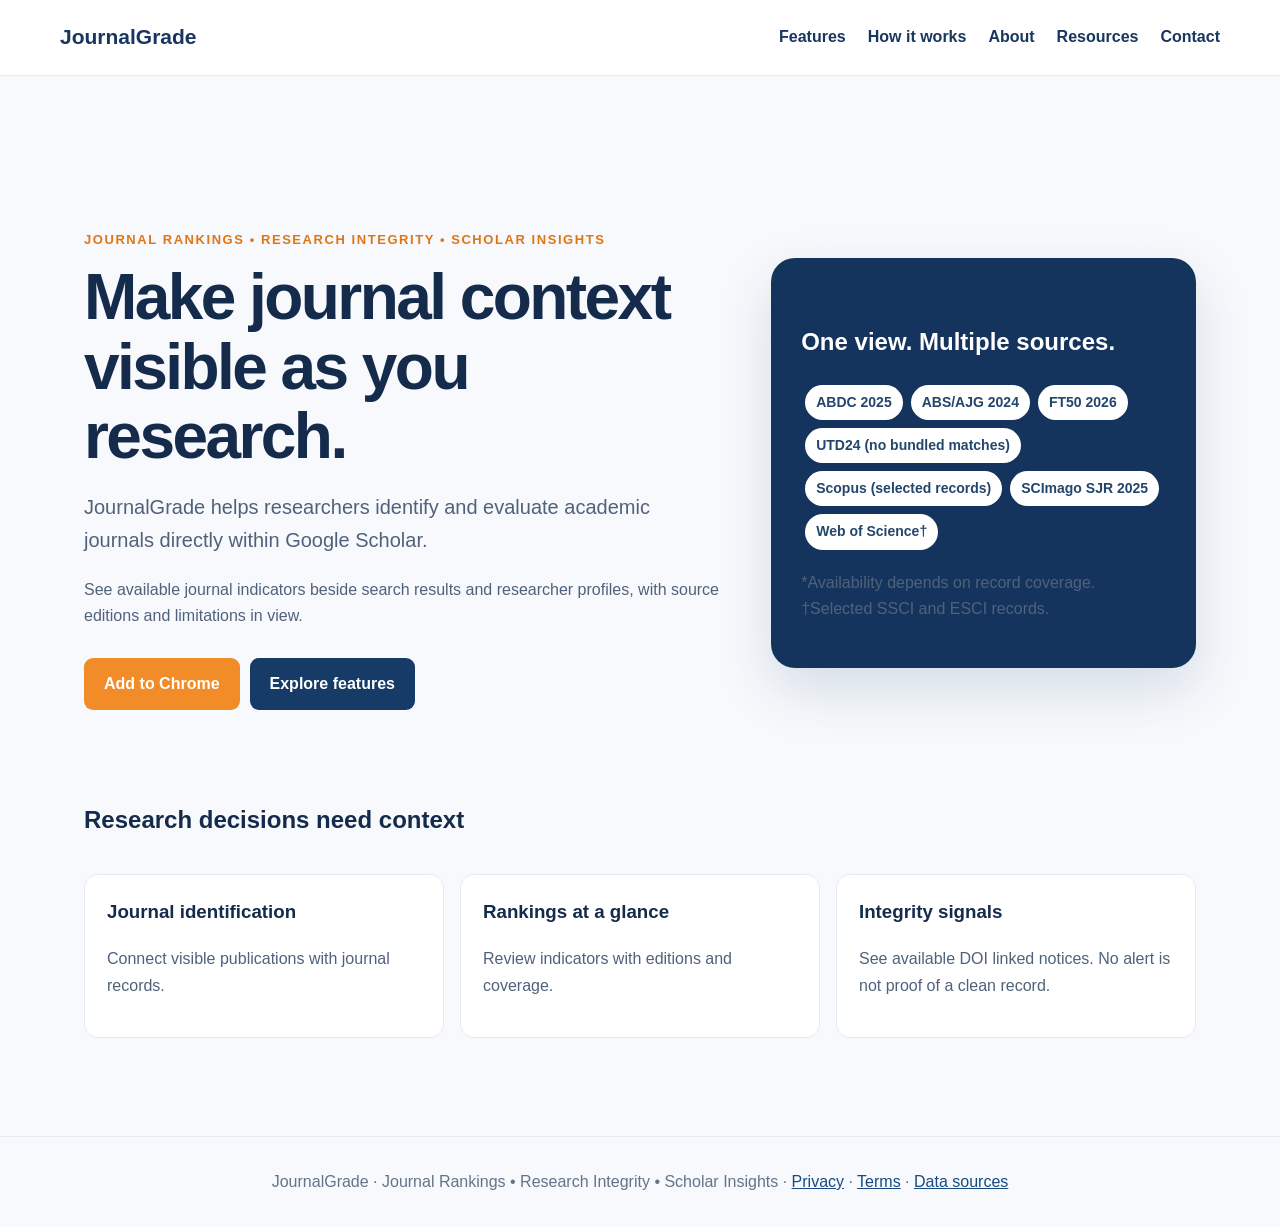
<file: index.html>
<!doctype html><html lang="en"><head><meta charset="utf-8"><meta name="viewport" content="width=device-width,initial-scale=1"><meta name="description" content="JournalGrade helps researchers identify and evaluate academic journals directly within Google Scholar."><title>Journal discovery for researchers | JournalGrade</title><link rel="stylesheet" href="style.css"></head><body><header><a class="brand" href="index.html">JournalGrade</a><nav><a href="features.html">Features</a><a href="how-it-works.html">How it works</a><a href="about.html">About</a><a href="resources.html">Resources</a><a href="contact.html">Contact</a></nav></header><main><section class="hero"><div><p class="eyebrow">Journal Rankings • Research Integrity • Scholar Insights</p><h1>Make journal context visible as you research.</h1><p class="lead">JournalGrade helps researchers identify and evaluate academic journals directly within Google Scholar.</p><p>See available journal indicators beside search results and researcher profiles, with source editions and limitations in view.</p><a class="cta" data-store-link href="https://chromewebstore.google.com/detail/bblajjjclcikmlhifadiincdlbdoglgc">Add to Chrome</a><a class="cta secondary" href="features.html">Explore features</a></div><div class="heroart"><h2>One view. Multiple sources.</h2><span class="pill">ABDC 2025</span><span class="pill">ABS/AJG 2024</span><span class="pill">FT50 2026</span><span class="pill">UTD24 (no bundled matches)</span><span class="pill">Scopus (selected records)</span><span class="pill">SCImago SJR 2025</span><span class="pill">Web of Science†</span><p>*Availability depends on record coverage. †Selected SSCI and ESCI records.</p></div></section><section><h2>Research decisions need context</h2><div class="cardgrid"><div class="card"><h3>Journal identification</h3><p>Connect visible publications with journal records.</p></div><div class="card"><h3>Rankings at a glance</h3><p>Review indicators with editions and coverage.</p></div><div class="card"><h3>Integrity signals</h3><p>See available DOI linked notices. No alert is not proof of a clean record.</p></div></div></section></main><footer>JournalGrade · Journal Rankings • Research Integrity • Scholar Insights · <a href="privacy.html">Privacy</a> · <a href="terms.html">Terms</a> · <a href="sources.html">Data sources</a></footer><script src="config.js"></script></body></html>
</file>
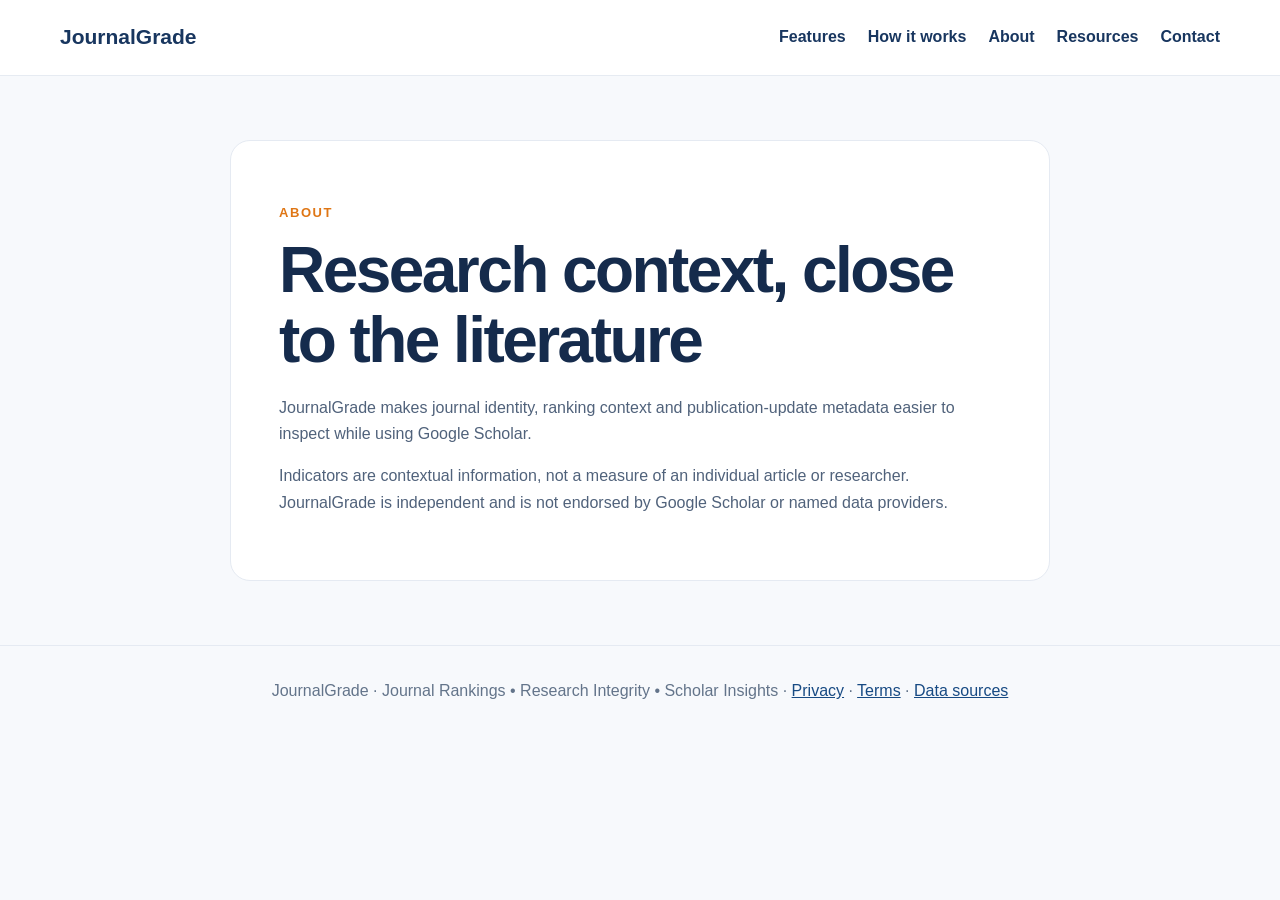
<file: about.html>
<!doctype html><html lang="en"><head><meta charset="utf-8"><meta name="viewport" content="width=device-width,initial-scale=1"><meta name="description" content="JournalGrade helps researchers identify and evaluate academic journals directly within Google Scholar."><title>About JournalGrade | JournalGrade</title><link rel="stylesheet" href="style.css"></head><body><header><a class="brand" href="index.html">JournalGrade</a><nav><a href="features.html">Features</a><a href="how-it-works.html">How it works</a><a href="about.html">About</a><a href="resources.html">Resources</a><a href="contact.html">Contact</a></nav></header><main><article><p class="eyebrow">About</p><h1>Research context, close to the literature</h1><p>JournalGrade makes journal identity, ranking context and publication-update metadata easier to inspect while using Google Scholar.</p><p>Indicators are contextual information, not a measure of an individual article or researcher. JournalGrade is independent and is not endorsed by Google Scholar or named data providers.</p></article></main><footer>JournalGrade · Journal Rankings • Research Integrity • Scholar Insights · <a href="privacy.html">Privacy</a> · <a href="terms.html">Terms</a> · <a href="sources.html">Data sources</a></footer></body></html>
</file>
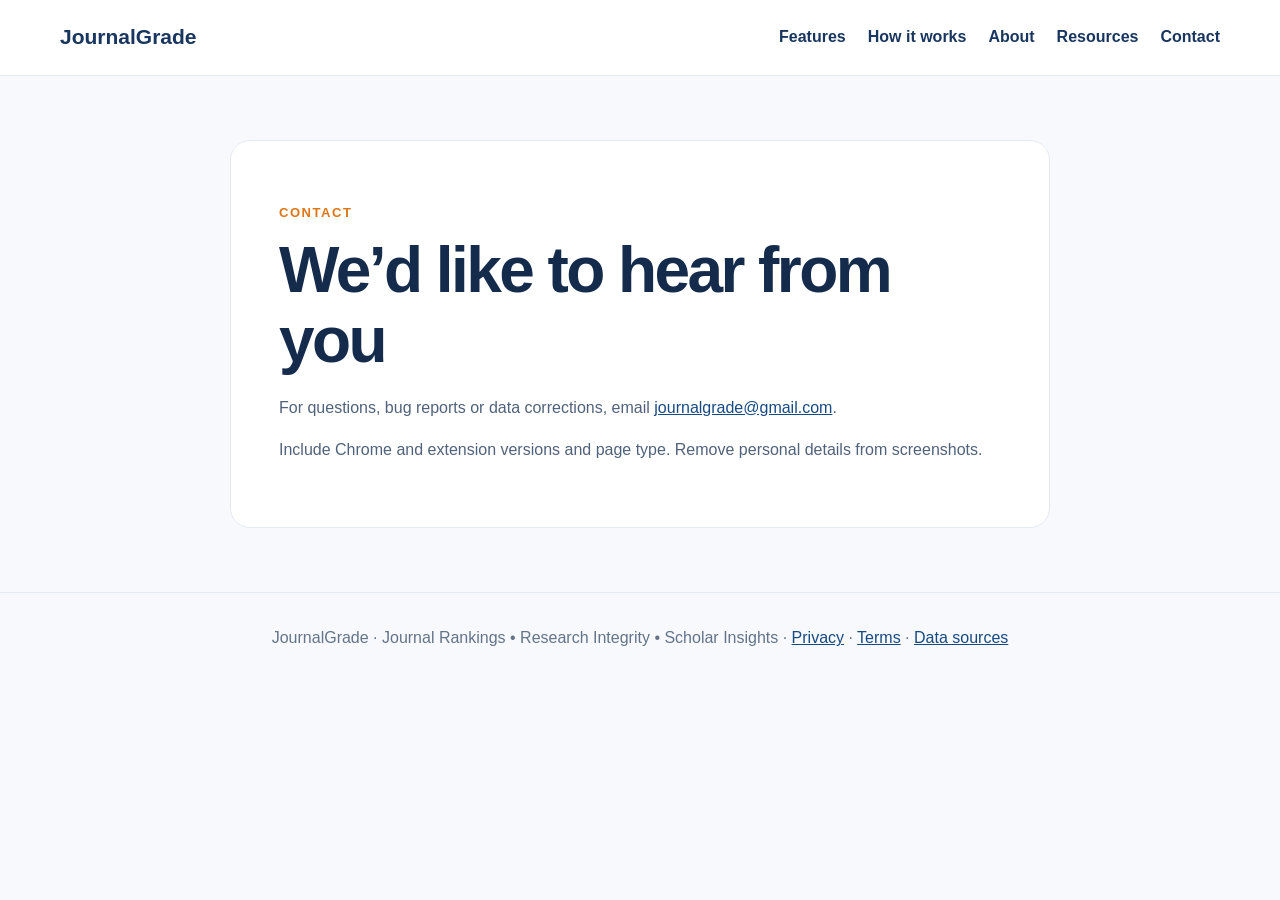
<file: contact.html>
<!doctype html><html lang="en"><head><meta charset="utf-8"><meta name="viewport" content="width=device-width,initial-scale=1"><meta name="description" content="JournalGrade helps researchers identify and evaluate academic journals directly within Google Scholar."><title>Contact and support | JournalGrade</title><link rel="stylesheet" href="style.css"></head><body><header><a class="brand" href="index.html">JournalGrade</a><nav><a href="features.html">Features</a><a href="how-it-works.html">How it works</a><a href="about.html">About</a><a href="resources.html">Resources</a><a href="contact.html">Contact</a></nav></header><main><article><p class="eyebrow">Contact</p><h1>We’d like to hear from you</h1><p>For questions, bug reports or data corrections, email <a href="mailto:journalgrade@gmail.com">journalgrade@gmail.com</a>.</p><p>Include Chrome and extension versions and page type. Remove personal details from screenshots.</p></article></main><footer>JournalGrade · Journal Rankings • Research Integrity • Scholar Insights · <a href="privacy.html">Privacy</a> · <a href="terms.html">Terms</a> · <a href="sources.html">Data sources</a></footer></body></html>
</file>
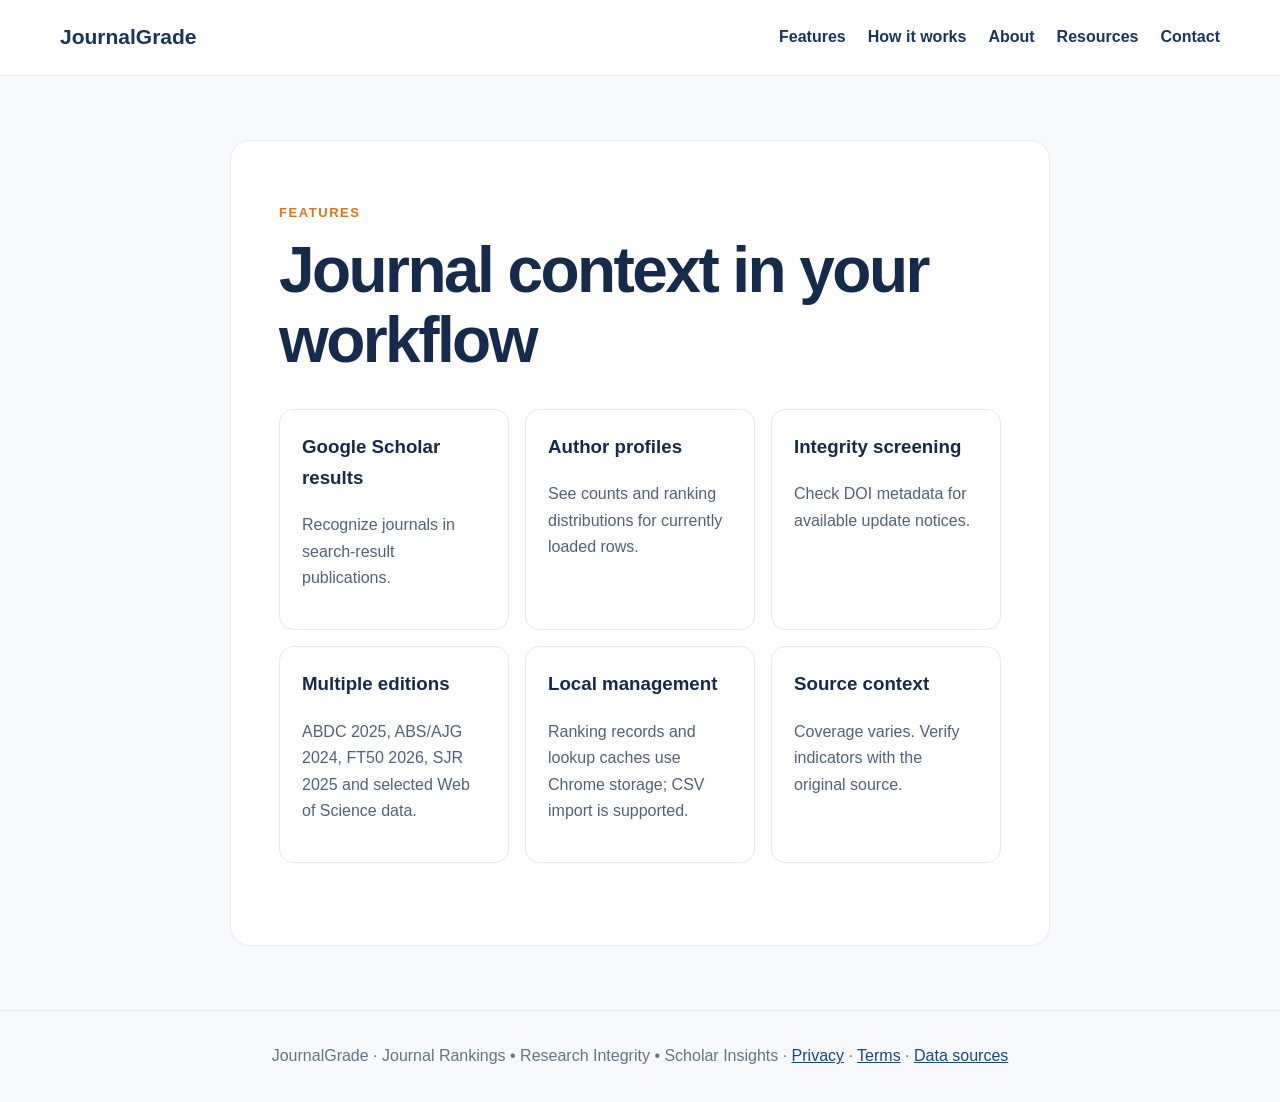
<file: features.html>
<!doctype html><html lang="en"><head><meta charset="utf-8"><meta name="viewport" content="width=device-width,initial-scale=1"><meta name="description" content="JournalGrade helps researchers identify and evaluate academic journals directly within Google Scholar."><title>Features | JournalGrade</title><link rel="stylesheet" href="style.css"></head><body><header><a class="brand" href="index.html">JournalGrade</a><nav><a href="features.html">Features</a><a href="how-it-works.html">How it works</a><a href="about.html">About</a><a href="resources.html">Resources</a><a href="contact.html">Contact</a></nav></header><main><article><p class="eyebrow">Features</p><h1>Journal context in your workflow</h1><div class="cardgrid"><div class="card"><h3>Google Scholar results</h3><p>Recognize journals in search-result publications.</p></div><div class="card"><h3>Author profiles</h3><p>See counts and ranking distributions for currently loaded rows.</p></div><div class="card"><h3>Integrity screening</h3><p>Check DOI metadata for available update notices.</p></div><div class="card"><h3>Multiple editions</h3><p>ABDC 2025, ABS/AJG 2024, FT50 2026, SJR 2025 and selected Web of Science data.</p></div><div class="card"><h3>Local management</h3><p>Ranking records and lookup caches use Chrome storage; CSV import is supported.</p></div><div class="card"><h3>Source context</h3><p>Coverage varies. Verify indicators with the original source.</p></div></div></article></main><footer>JournalGrade · Journal Rankings • Research Integrity • Scholar Insights · <a href="privacy.html">Privacy</a> · <a href="terms.html">Terms</a> · <a href="sources.html">Data sources</a></footer></body></html>
</file>
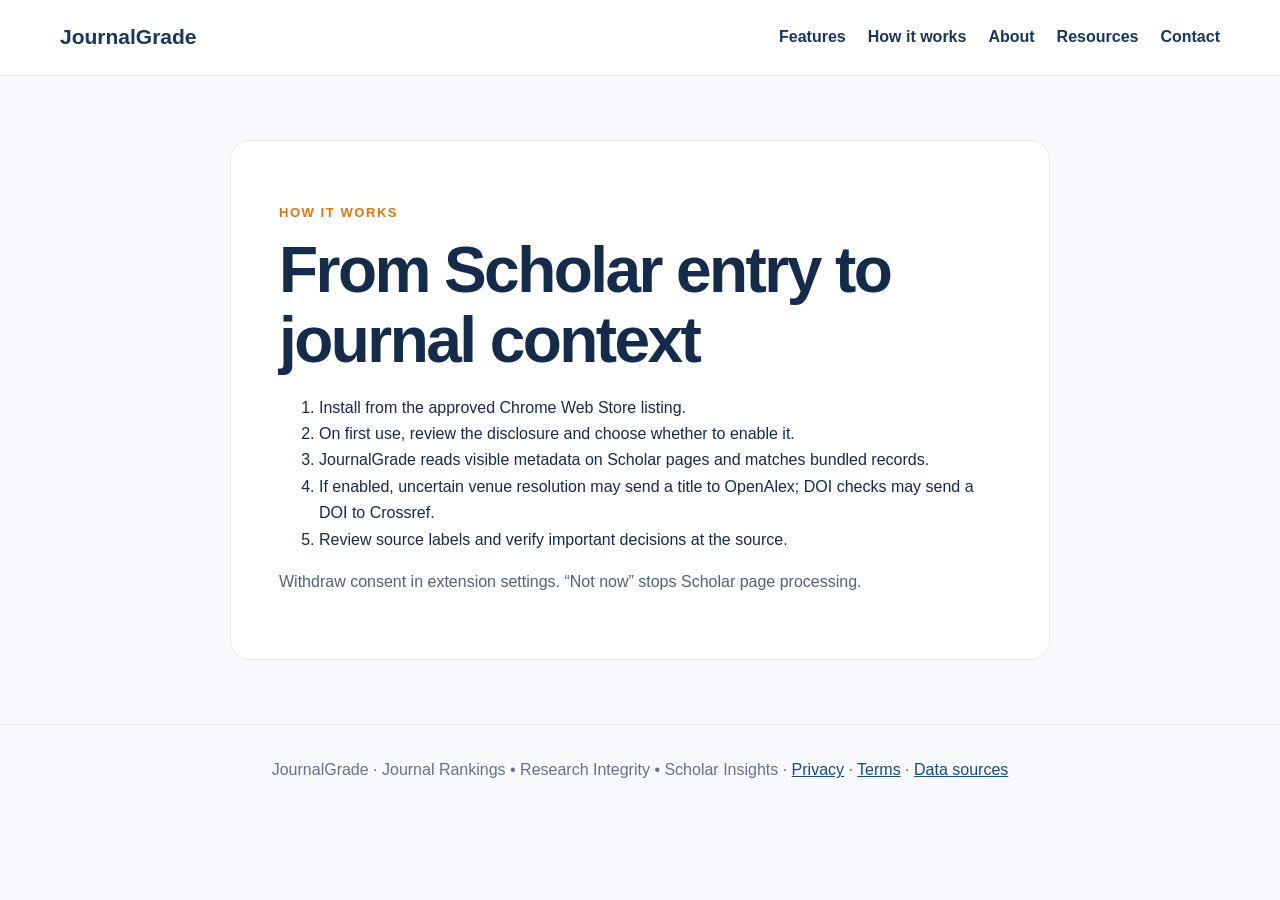
<file: how-it-works.html>
<!doctype html><html lang="en"><head><meta charset="utf-8"><meta name="viewport" content="width=device-width,initial-scale=1"><meta name="description" content="JournalGrade helps researchers identify and evaluate academic journals directly within Google Scholar."><title>How it works | JournalGrade</title><link rel="stylesheet" href="style.css"></head><body><header><a class="brand" href="index.html">JournalGrade</a><nav><a href="features.html">Features</a><a href="how-it-works.html">How it works</a><a href="about.html">About</a><a href="resources.html">Resources</a><a href="contact.html">Contact</a></nav></header><main><article><p class="eyebrow">How it works</p><h1>From Scholar entry to journal context</h1><ol><li>Install from the approved Chrome Web Store listing.</li><li>On first use, review the disclosure and choose whether to enable it.</li><li>JournalGrade reads visible metadata on Scholar pages and matches bundled records.</li><li>If enabled, uncertain venue resolution may send a title to OpenAlex; DOI checks may send a DOI to Crossref.</li><li>Review source labels and verify important decisions at the source.</li></ol><p>Withdraw consent in extension settings. “Not now” stops Scholar page processing.</p></article></main><footer>JournalGrade · Journal Rankings • Research Integrity • Scholar Insights · <a href="privacy.html">Privacy</a> · <a href="terms.html">Terms</a> · <a href="sources.html">Data sources</a></footer></body></html>
</file>
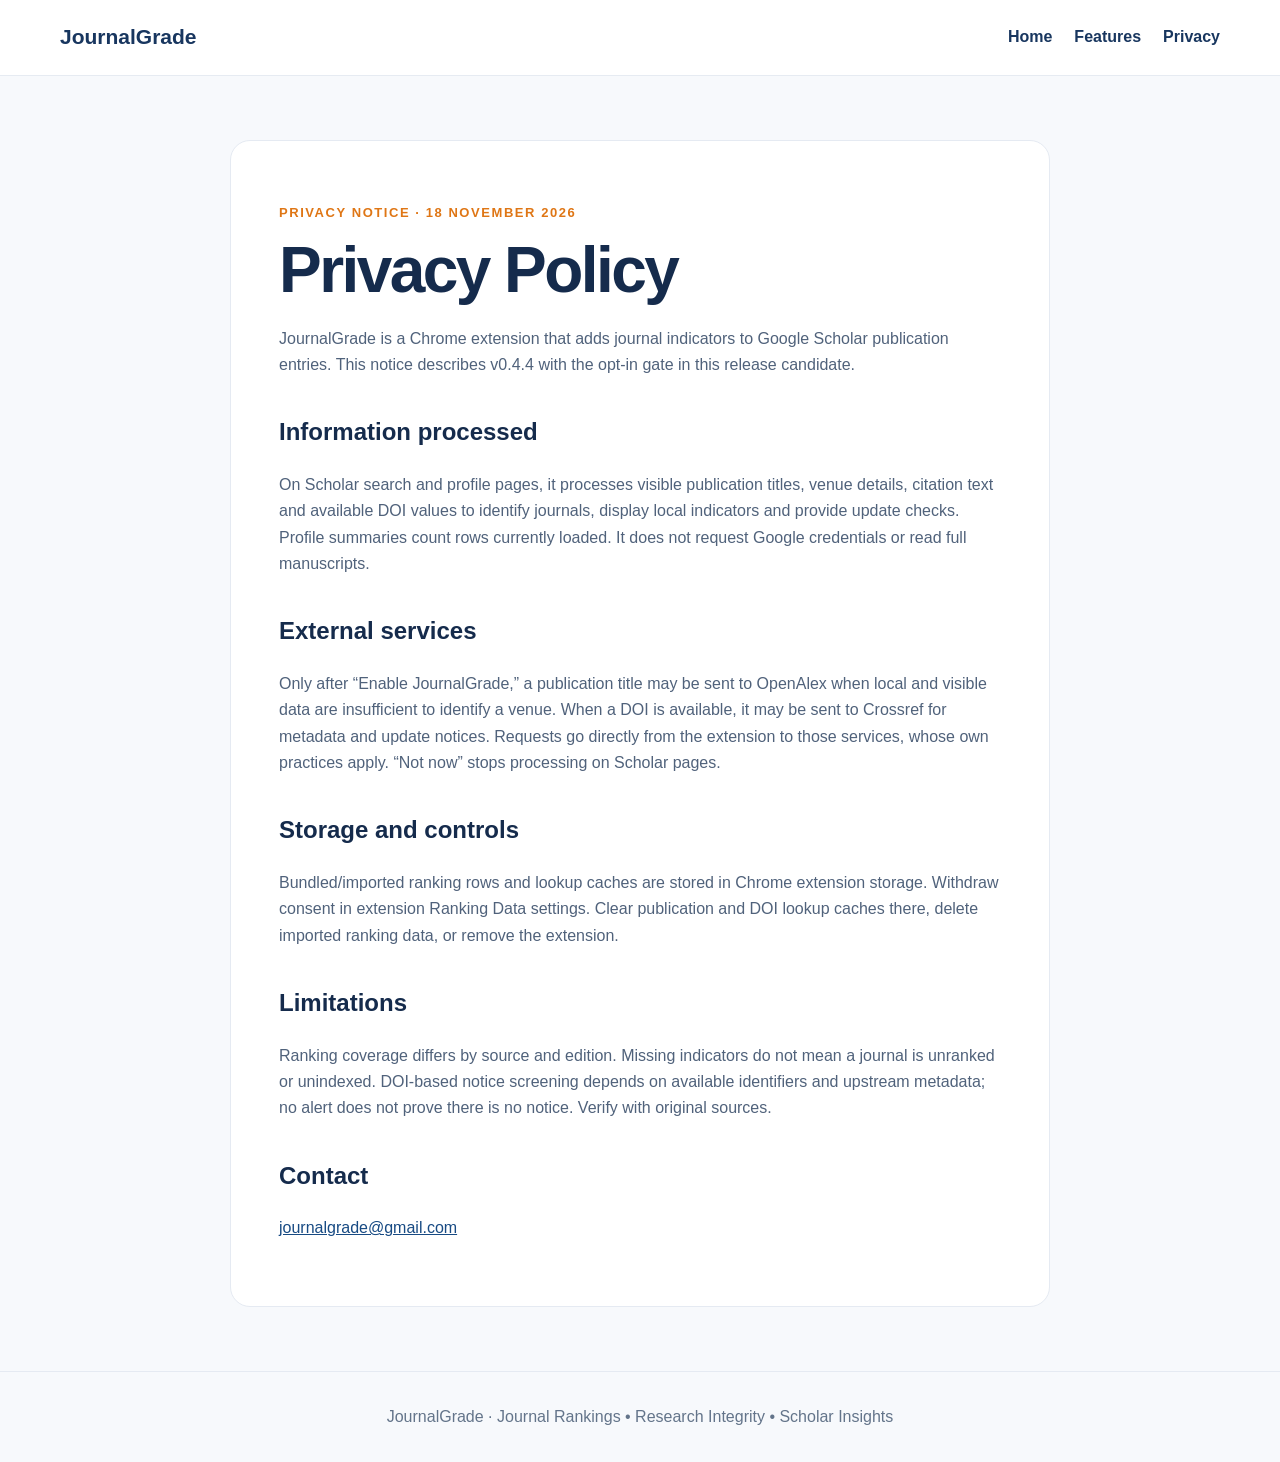
<file: privacy.html>
<!doctype html><html lang="en"><head><meta charset="utf-8"><meta name="viewport" content="width=device-width,initial-scale=1"><title>Privacy | JournalGrade</title><link rel="stylesheet" href="style.css"></head><body><header><a class="brand" href="index.html">JournalGrade</a><nav><a href="index.html">Home</a><a href="features.html">Features</a><a href="privacy.html">Privacy</a></nav></header><main><article><p class="eyebrow">Privacy notice · 18 November 2026</p><h1>Privacy Policy</h1><p>JournalGrade is a Chrome extension that adds journal indicators to Google Scholar publication entries. This notice describes v0.4.4 with the opt-in gate in this release candidate.</p><h2>Information processed</h2><p>On Scholar search and profile pages, it processes visible publication titles, venue details, citation text and available DOI values to identify journals, display local indicators and provide update checks. Profile summaries count rows currently loaded. It does not request Google credentials or read full manuscripts.</p><h2>External services</h2><p>Only after “Enable JournalGrade,” a publication title may be sent to OpenAlex when local and visible data are insufficient to identify a venue. When a DOI is available, it may be sent to Crossref for metadata and update notices. Requests go directly from the extension to those services, whose own practices apply. “Not now” stops processing on Scholar pages.</p><h2>Storage and controls</h2><p>Bundled/imported ranking rows and lookup caches are stored in Chrome extension storage. Withdraw consent in extension Ranking Data settings. Clear publication and DOI lookup caches there, delete imported ranking data, or remove the extension.</p><h2>Limitations</h2><p>Ranking coverage differs by source and edition. Missing indicators do not mean a journal is unranked or unindexed. DOI-based notice screening depends on available identifiers and upstream metadata; no alert does not prove there is no notice. Verify with original sources.</p><h2>Contact</h2><p><a href="mailto:journalgrade@gmail.com">journalgrade@gmail.com</a></p></article></main><footer>JournalGrade · Journal Rankings • Research Integrity • Scholar Insights</footer></body></html>
</file>
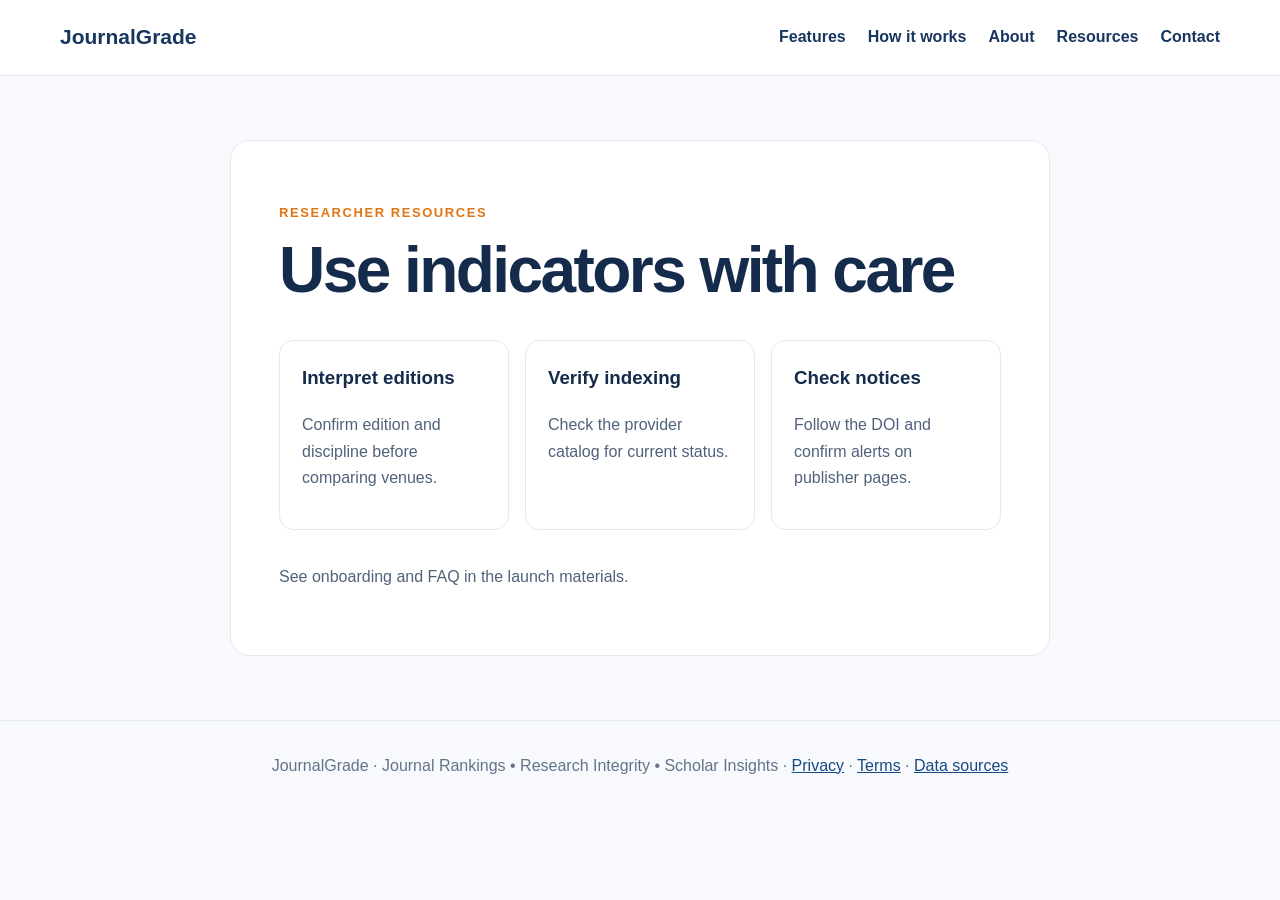
<file: resources.html>
<!doctype html><html lang="en"><head><meta charset="utf-8"><meta name="viewport" content="width=device-width,initial-scale=1"><meta name="description" content="JournalGrade helps researchers identify and evaluate academic journals directly within Google Scholar."><title>Researcher resources | JournalGrade</title><link rel="stylesheet" href="style.css"></head><body><header><a class="brand" href="index.html">JournalGrade</a><nav><a href="features.html">Features</a><a href="how-it-works.html">How it works</a><a href="about.html">About</a><a href="resources.html">Resources</a><a href="contact.html">Contact</a></nav></header><main><article><p class="eyebrow">Researcher resources</p><h1>Use indicators with care</h1><div class="cardgrid"><div class="card"><h3>Interpret editions</h3><p>Confirm edition and discipline before comparing venues.</p></div><div class="card"><h3>Verify indexing</h3><p>Check the provider catalog for current status.</p></div><div class="card"><h3>Check notices</h3><p>Follow the DOI and confirm alerts on publisher pages.</p></div></div><p>See onboarding and FAQ in the launch materials.</p></article></main><footer>JournalGrade · Journal Rankings • Research Integrity • Scholar Insights · <a href="privacy.html">Privacy</a> · <a href="terms.html">Terms</a> · <a href="sources.html">Data sources</a></footer></body></html>
</file>
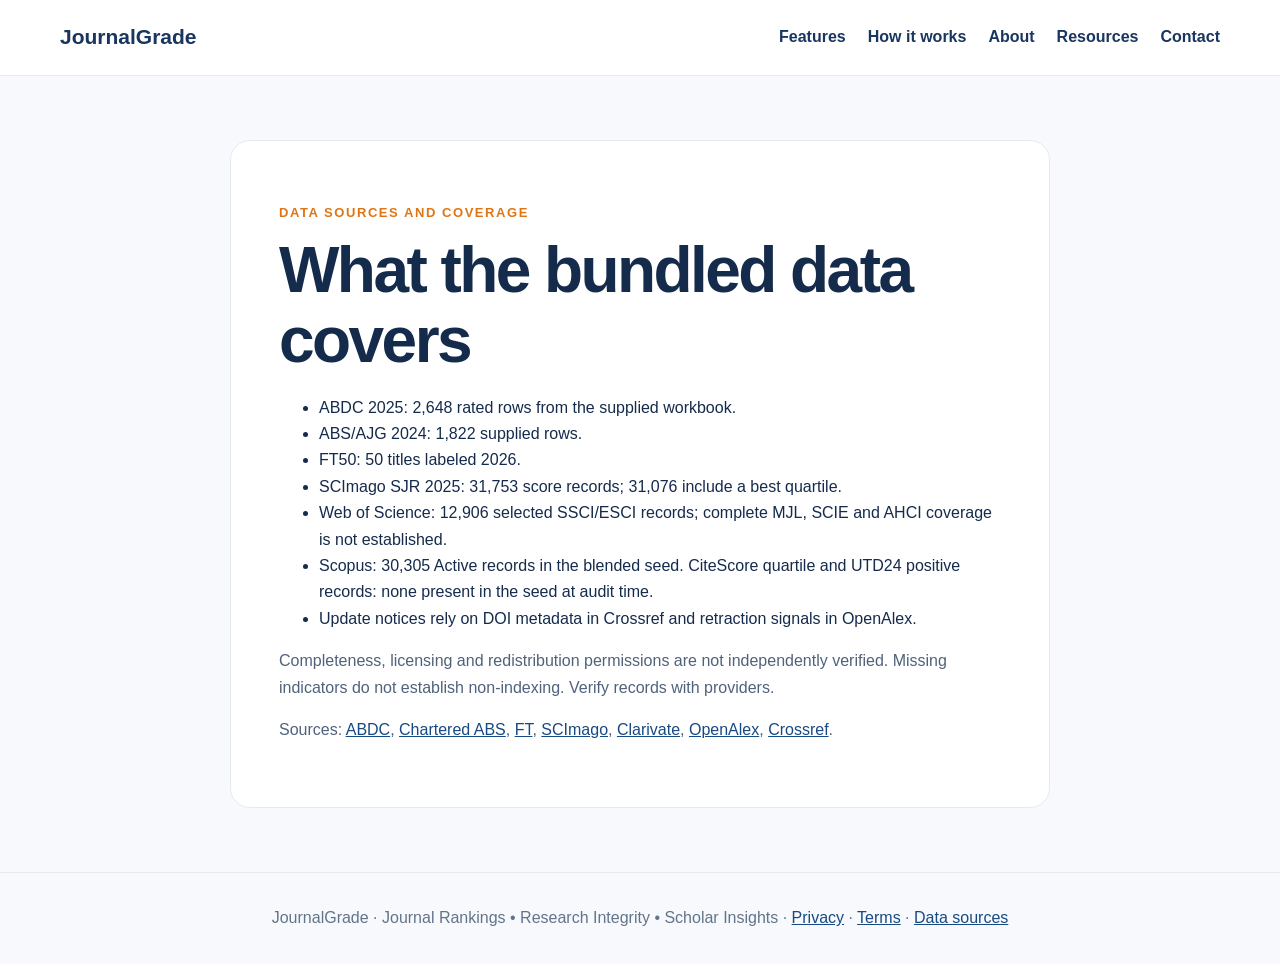
<file: sources.html>
<!doctype html><html lang="en"><head><meta charset="utf-8"><meta name="viewport" content="width=device-width,initial-scale=1"><meta name="description" content="JournalGrade helps researchers identify and evaluate academic journals directly within Google Scholar."><title>Ranking data sources and disclaimers | JournalGrade</title><link rel="stylesheet" href="style.css"></head><body><header><a class="brand" href="index.html">JournalGrade</a><nav><a href="features.html">Features</a><a href="how-it-works.html">How it works</a><a href="about.html">About</a><a href="resources.html">Resources</a><a href="contact.html">Contact</a></nav></header><main><article><p class="eyebrow">Data sources and coverage</p><h1>What the bundled data covers</h1><ul><li>ABDC 2025: 2,648 rated rows from the supplied workbook.</li><li>ABS/AJG 2024: 1,822 supplied rows.</li><li>FT50: 50 titles labeled 2026.</li><li>SCImago SJR 2025: 31,753 score records; 31,076 include a best quartile.</li><li>Web of Science: 12,906 selected SSCI/ESCI records; complete MJL, SCIE and AHCI coverage is not established.</li><li>Scopus: 30,305 Active records in the blended seed. CiteScore quartile and UTD24 positive records: none present in the seed at audit time.</li><li>Update notices rely on DOI metadata in Crossref and retraction signals in OpenAlex.</li></ul><p>Completeness, licensing and redistribution permissions are not independently verified. Missing indicators do not establish non-indexing. Verify records with providers.</p><p>Sources: <a href="https://abdc.edu.au/abdc-journal-quality-list/">ABDC</a>, <a href="https://charteredabs.org/academic-journal-guide/">Chartered ABS</a>, <a href="https://www.ft.com/ft50-journals">FT</a>, <a href="https://www.scimagojr.com/">SCImago</a>, <a href="https://mjl.clarivate.com/">Clarivate</a>, <a href="https://api.openalex.org/">OpenAlex</a>, <a href="https://api.crossref.org/">Crossref</a>.</p></article></main><footer>JournalGrade · Journal Rankings • Research Integrity • Scholar Insights · <a href="privacy.html">Privacy</a> · <a href="terms.html">Terms</a> · <a href="sources.html">Data sources</a></footer></body></html>
</file>
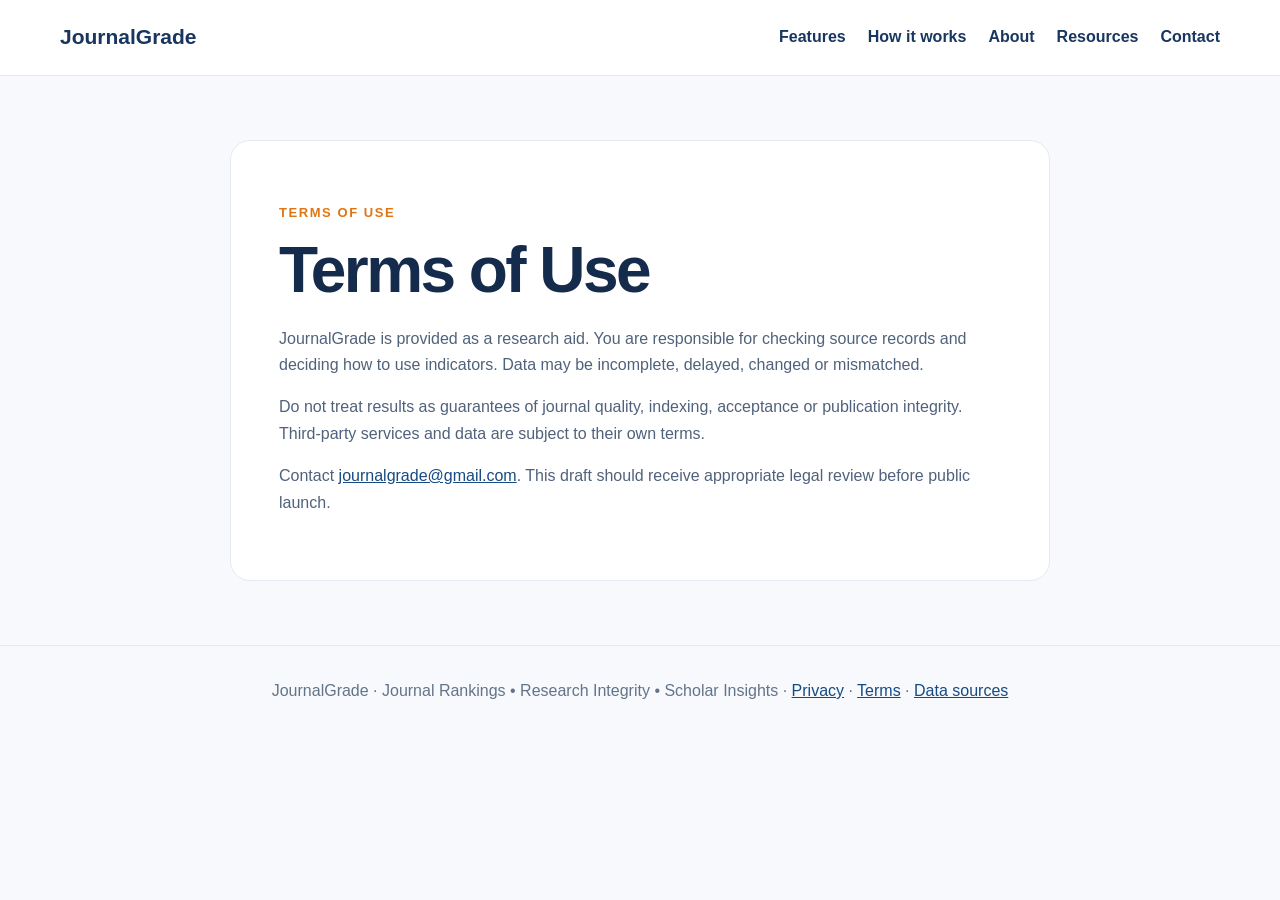
<file: terms.html>
<!doctype html><html lang="en"><head><meta charset="utf-8"><meta name="viewport" content="width=device-width,initial-scale=1"><meta name="description" content="JournalGrade helps researchers identify and evaluate academic journals directly within Google Scholar."><title>Terms of Use | JournalGrade</title><link rel="stylesheet" href="style.css"></head><body><header><a class="brand" href="index.html">JournalGrade</a><nav><a href="features.html">Features</a><a href="how-it-works.html">How it works</a><a href="about.html">About</a><a href="resources.html">Resources</a><a href="contact.html">Contact</a></nav></header><main><article><p class="eyebrow">Terms of use</p><h1>Terms of Use</h1><p>JournalGrade is provided as a research aid. You are responsible for checking source records and deciding how to use indicators. Data may be incomplete, delayed, changed or mismatched.</p><p>Do not treat results as guarantees of journal quality, indexing, acceptance or publication integrity. Third-party services and data are subject to their own terms.</p><p>Contact <a href="mailto:journalgrade@gmail.com">journalgrade@gmail.com</a>. This draft should receive appropriate legal review before public launch.</p></article></main><footer>JournalGrade · Journal Rankings • Research Integrity • Scholar Insights · <a href="privacy.html">Privacy</a> · <a href="terms.html">Terms</a> · <a href="sources.html">Data sources</a></footer></body></html>
</file>
<file: style.css>
*{box-sizing:border-box}body{margin:0;color:#152b4c;background:#f7f9fc;font:16px/1.65 Inter,Segoe UI,Arial,sans-serif}header{min-height:76px;display:flex;align-items:center;justify-content:space-between;padding:12px max(24px,calc((100% - 1160px)/2));background:#fff;border-bottom:1px solid #e6ebf2;position:sticky;top:0}a{color:#174a83}nav{display:flex;gap:22px;flex-wrap:wrap}nav a,.brand{text-decoration:none;font-weight:650;color:#18365f}.brand{font-size:21px}main{max-width:1160px;margin:auto;padding:64px 24px}article{max-width:820px;margin:auto;background:white;padding:48px;border:1px solid #e5eaf2;border-radius:20px}h1{font-size:clamp(38px,6vw,64px);line-height:1.08;letter-spacing:-.04em;margin:12px 0 20px}h2{margin-top:34px}p{color:#50627b}.hero{padding:76px 0 56px;display:grid;grid-template-columns:1.2fr .8fr;gap:50px;align-items:center}.eyebrow{color:#df7615;text-transform:uppercase;letter-spacing:.12em;font-weight:800;font-size:13px}.lead{font-size:20px;max-width:650px}.cta{display:inline-block;background:#f28c28;color:#fff;padding:13px 20px;border-radius:9px;text-decoration:none;font-weight:750;margin:12px 10px 0 0}.secondary{background:#173b67}.cardgrid{display:grid;grid-template-columns:repeat(3,1fr);gap:16px;margin:34px 0}.card{background:#fff;border:1px solid #e4eaf2;border-radius:14px;padding:22px}.card h3{margin-top:0}.pill{display:inline-block;background:#eaf1f8;color:#1d4b7b;padding:6px 11px;margin:4px;border-radius:20px;font-weight:650;font-size:14px}.heroart{background:#15345d;border-radius:24px;padding:30px;color:white;box-shadow:0 22px 55px #173b6725}.heroart .pill{background:#fff;color:#23466c}footer{text-align:center;padding:32px;border-top:1px solid #e5eaf2;color:#63748a}.notice{background:#fff8ef;border-left:4px solid #f28c28;padding:16px 20px;border-radius:8px}@media(max-width:760px){header{padding:15px 20px;align-items:flex-start;gap:14px;flex-direction:column}nav{gap:12px}.hero{grid-template-columns:1fr;padding:45px 0}.cardgrid{grid-template-columns:1fr}main{padding:36px 18px}article{padding:24px}h1{font-size:42px}}
</file>
